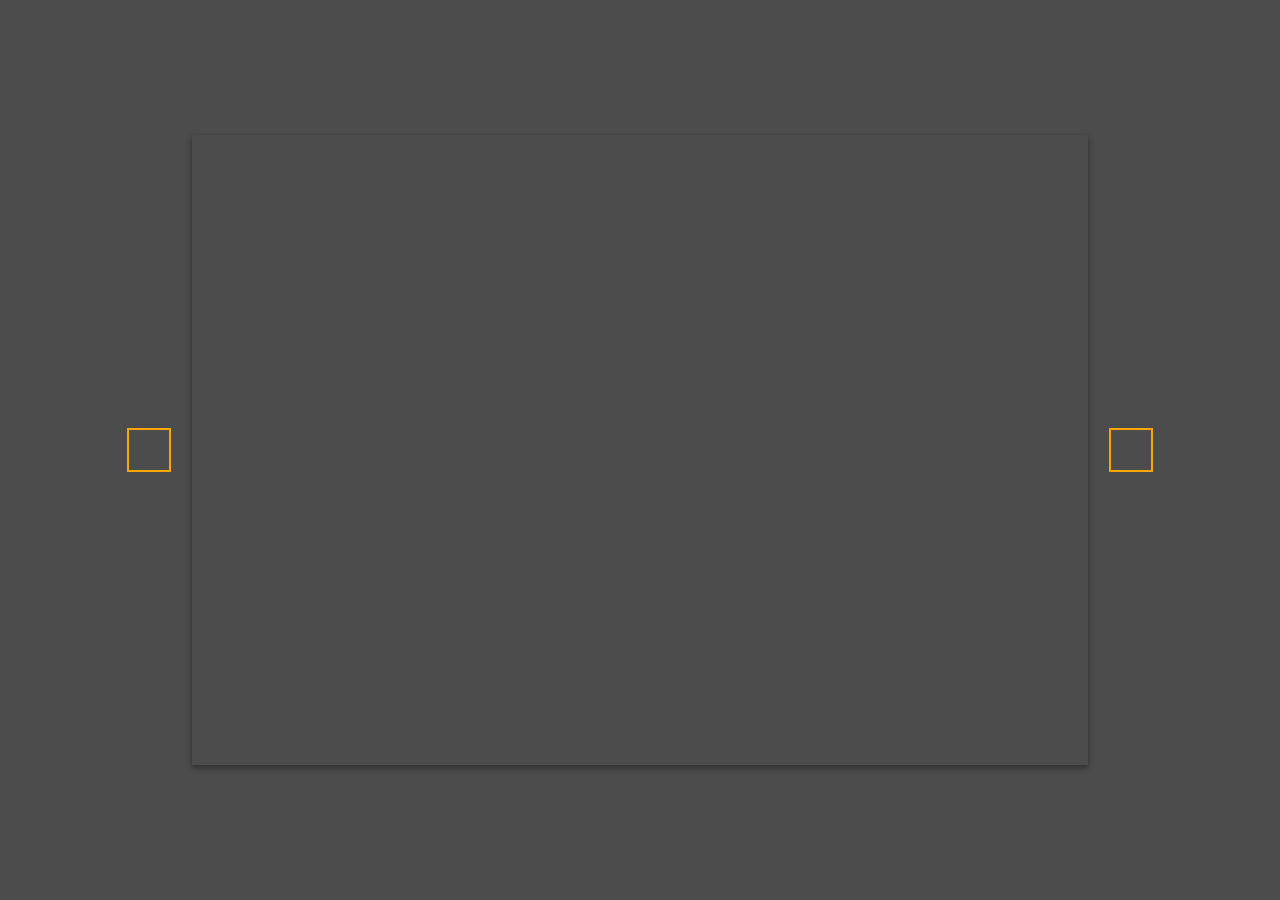
<file: background slider/index.html>
<!DOCTYPE html>
<html lang="en">
  <head>
    <meta charset="UTF-8" />
    <meta name="viewport" content="width=device-width, initial-scale=1.0" />
    <link rel="stylesheet" href="https://cdnjs.cloudflare.com/ajax/libs/font-awesome/5.14.0/css/all.min.css" integrity="sha512-1PKOgIY59xJ8Co8+NE6FZ+LOAZKjy+KY8iq0G4B3CyeY6wYHN3yt9PW0XpSriVlkMXe40PTKnXrLnZ9+fkDaog==" crossorigin="anonymous" />
    <link rel="stylesheet" href="style.css" />
    <title>Background Slider</title>
  </head>
  <body>
    <div class="slider-container">
      <div class="slide active" style="background-image: url('https://images.unsplash.com/photo-1549880338-65ddcdfd017b?ixlib=rb-1.2.1&ixid=eyJhcHBfaWQiOjEyMDd9&auto=format&fit=crop&w=2100&q=80')"></div>
      <div class="slide" style="background-image: url('https://images.unsplash.com/photo-1511593358241-7eea1f3c84e5?ixlib=rb-1.2.1&ixid=eyJhcHBfaWQiOjEyMDd9&auto=format&fit=crop&w=1934&q=80')"></div>

      <div class="slide" style="background-image: url('https://images.unsplash.com/photo-1495467033336-2effd8753d51?ixlib=rb-1.2.1&ixid=eyJhcHBfaWQiOjEyMDd9&auto=format&fit=crop&w=2100&q=80')"></div>

      <div class="slide" style="background-image: url('https://images.unsplash.com/photo-1522735338363-cc7313be0ae0?ixlib=rb-1.2.1&ixid=eyJhcHBfaWQiOjEyMDd9&auto=format&fit=crop&w=2689&q=80')"></div>

      <div class="slide" style="background-image: url('https://images.unsplash.com/photo-1559087867-ce4c91325525?ixlib=rb-1.2.1&ixid=eyJhcHBfaWQiOjEyMDd9&auto=format&fit=crop&w=2100&q=80')"></div>

      <button class="arrow left-arrow" id="left">
        <i class="fas fa-arrow-left"></i>
      </button>

      <button class="arrow right-arrow" id="right">
        <i class="fas fa-arrow-right"></i>
      </button>
    </div>
    <script src="script.js"></script>
  </body>
</html>
</file>
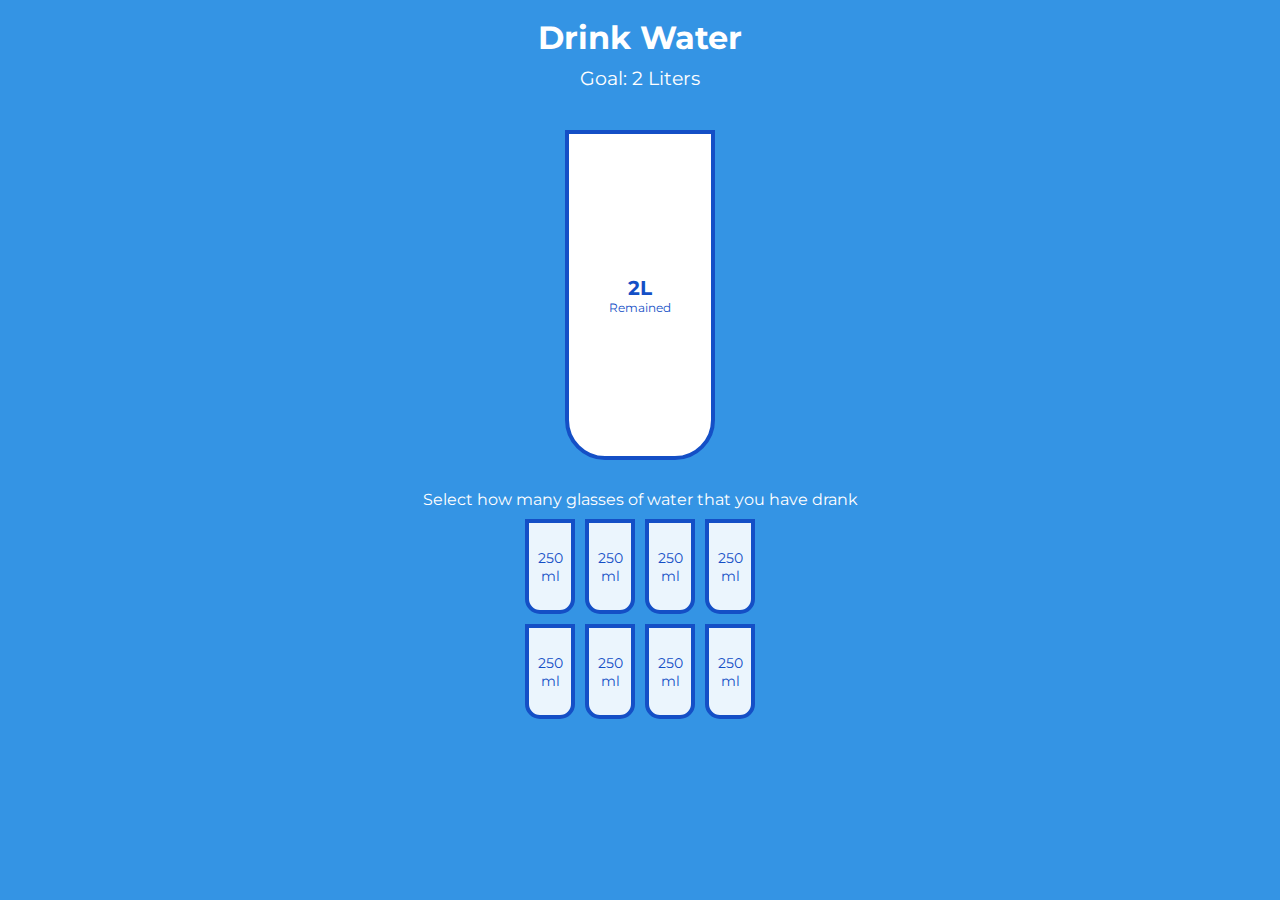
<file: drink water/index.html>
<!DOCTYPE html>
<html lang="en">
  <head>
    <meta charset="UTF-8" />
    <meta name="viewport" content="width=device-width, initial-scale=1.0" />
    <link rel="stylesheet" href="style.css" />
    <title>Drink Water</title>
  </head>
  <body>
    <h1>Drink Water</h1>
    <h3>Goal: 2 Liters</h3>

    <div class="cup">
      <div class="remained" id="remained">
        <span id="liters"></span>
        <small>Remained</small>
      </div>

      <div class="percentage" id="percentage"></div>
    </div>

    <p class="text">Select how many glasses of water that you have drank</p>

    <div class="cups">
      <div class="cup cup-small">250 ml</div>
      <div class="cup cup-small">250 ml</div>
      <div class="cup cup-small">250 ml</div>
      <div class="cup cup-small">250 ml</div>
      <div class="cup cup-small">250 ml</div>
      <div class="cup cup-small">250 ml</div>
      <div class="cup cup-small">250 ml</div>
      <div class="cup cup-small">250 ml</div>
    </div>

    <script src="script.js"></script>
  </body>
</html>
</file>
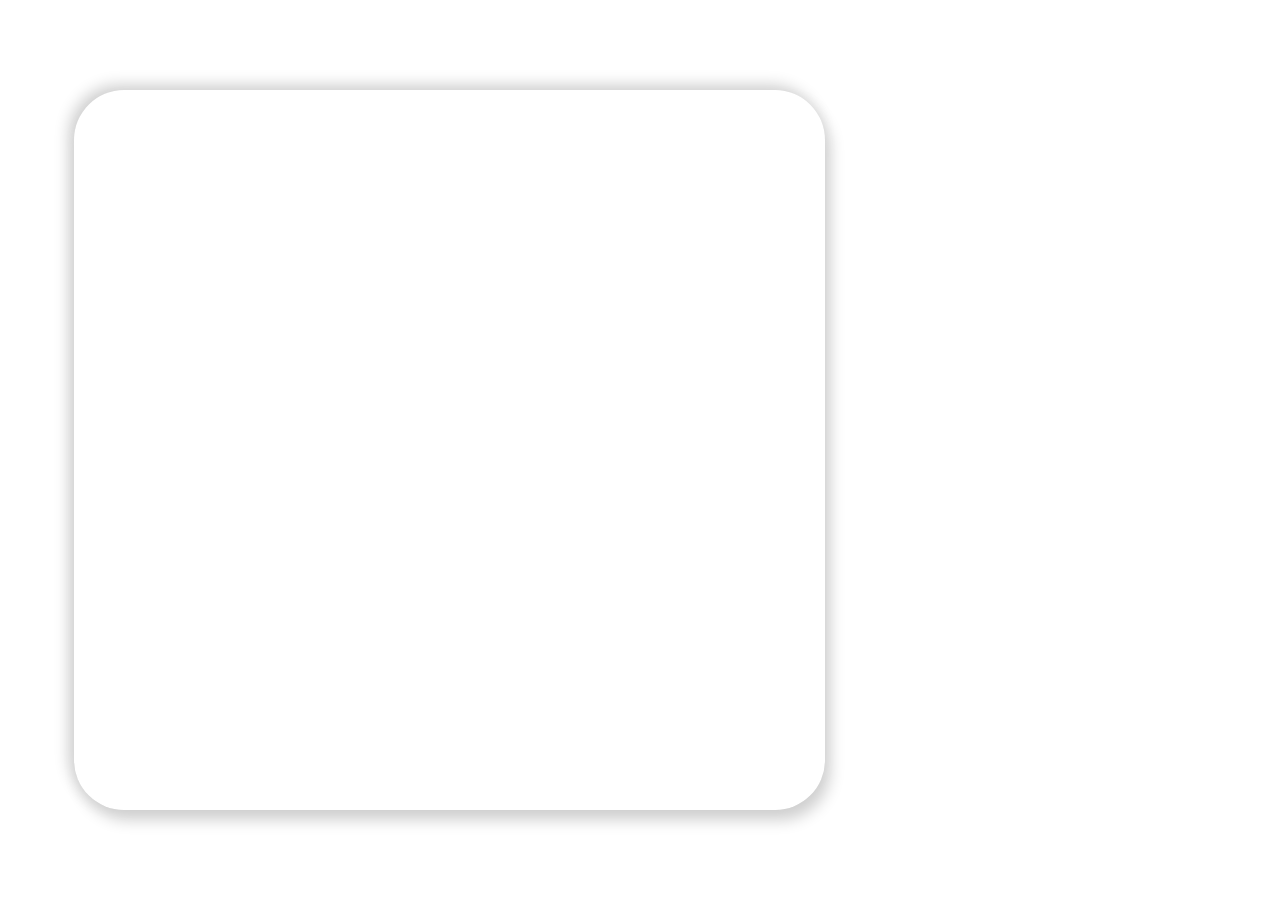
<file: expanding cards/index.html>
<!DOCTYPE html>
<html lang="en">
  <head>
    <meta charset="UTF-8" />
    <meta http-equiv="X-UA-Compatible" content="IE=edge" />
    <meta name="viewport" content="width=device-width, initial-scale=1.0" />
    <link rel="stylesheet" href="style.css" />
    <!-- <link
      rel="stylesheet"
      href="https://cdnjs.cloudflare.com/ajax/libs/font-awesome/6.1.1/css/all.min.css"
      integrity="sha512-KfkfwYDsLkIlwQp6LFnl8zNdLGxu9YAA1QvwINks4PhcElQSvqcyVLLD9aMhXd13uQjoXtEKNosOWaZqXgel0g=="
      crossorigin="anonymous"
      referrerpolicy="no-referrer"
    /> -->
    <title>My Project</title>
  </head>
  <body>
    <div class="container">
      <div class="panel active" style="background-image: url('https://images.unsplash.com/photo-1558979158-65a1eaa08691?ixlib=rb-1.2.1&ixid=eyJhcHBfaWQiOjEyMDd9&auto=format&fit=crop&w=1350&q=80')">
        <h3>Explore the World</h3>
      </div>
      <div class="panel" style="background-image: url('https://images.unsplash.com/photo-1572276596237-5db2c3e16c5d?ixlib=rb-1.2.1&ixid=eyJhcHBfaWQiOjEyMDd9&auto=format&fit=crop&w=1350&q=80')">
        <h3>Wild Forest</h3>
      </div>
      <div class="panel" style="background-image: url('https://images.unsplash.com/photo-1507525428034-b723cf961d3e?ixlib=rb-1.2.1&ixid=eyJhcHBfaWQiOjEyMDd9&auto=format&fit=crop&w=1353&q=80')">
        <h3>Sunny Beach</h3>
      </div>
      <div class="panel" style="background-image: url('https://images.unsplash.com/photo-1551009175-8a68da93d5f9?ixlib=rb-1.2.1&ixid=eyJhcHBfaWQiOjEyMDd9&auto=format&fit=crop&w=1351&q=80')">
        <h3>City on Winter</h3>
      </div>
      <div class="panel" style="background-image: url('https://images.unsplash.com/photo-1549880338-65ddcdfd017b?ixlib=rb-1.2.1&ixid=eyJhcHBfaWQiOjEyMDd9&auto=format&fit=crop&w=1350&q=80')">
        <h3>Mountains - Clouds</h3>
      </div>
    </div>
    <script src="script.js"></script>
  </body>
</html>
</file>
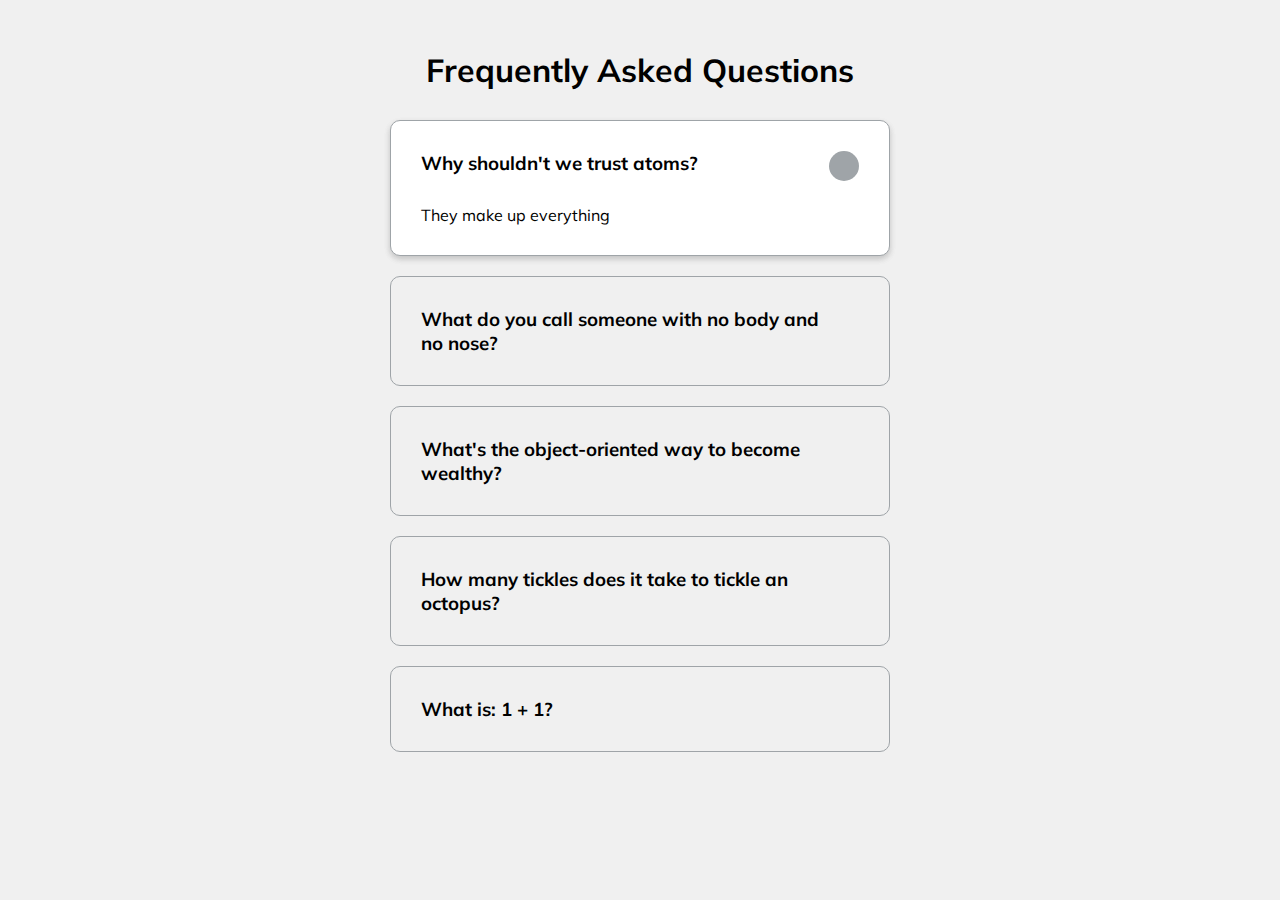
<file: faq collapse/index.html>
<!DOCTYPE html>
<html lang="en">
  <head>
    <meta charset="UTF-8" />
    <meta http-equiv="X-UA-Compatible" content="IE=edge" />
    <meta name="viewport" content="width=device-width, initial-scale=1.0" />
    <link rel="stylesheet" href="style.css" />
    <link
      rel="stylesheet"
      href="https://cdnjs.cloudflare.com/ajax/libs/font-awesome/6.1.1/css/all.min.css"
      integrity="sha512-KfkfwYDsLkIlwQp6LFnl8zNdLGxu9YAA1QvwINks4PhcElQSvqcyVLLD9aMhXd13uQjoXtEKNosOWaZqXgel0g=="
      crossorigin="anonymous"
      referrerpolicy="no-referrer"
    />
    <title>My Project</title>
  </head>
  <body>
    <h1>Frequently Asked Questions</h1>
    <div class="faq-container">
      <div class="faq active">
        <h3 class="faq-title">Why shouldn't we trust atoms?</h3>

        <p class="faq-text">They make up everything</p>

        <button class="faq-toggle">
          <i class="fas fa-chevron-down"></i>
          <i class="fas fa-times"></i>
        </button>
      </div>

      <div class="faq">
        <h3 class="faq-title">What do you call someone with no body and no nose?</h3>
        <p class="faq-text">Nobody knows.</p>
        <button class="faq-toggle">
          <i class="fas fa-chevron-down"></i>
          <i class="fas fa-times"></i>
        </button>
      </div>

      <div class="faq">
        <h3 class="faq-title">What's the object-oriented way to become wealthy?</h3>
        <p class="faq-text">Inheritance.</p>
        <button class="faq-toggle">
          <i class="fas fa-chevron-down"></i>
          <i class="fas fa-times"></i>
        </button>
      </div>

      <div class="faq">
        <h3 class="faq-title">How many tickles does it take to tickle an octopus?</h3>
        <p class="faq-text">Ten-tickles!</p>
        <button class="faq-toggle">
          <i class="fas fa-chevron-down"></i>
          <i class="fas fa-times"></i>
        </button>
      </div>

      <div class="faq">
        <h3 class="faq-title">What is: 1 + 1?</h3>
        <p class="faq-text">Depends on who are you asking.</p>
        <button class="faq-toggle">
          <i class="fas fa-chevron-down"></i>
          <i class="fas fa-times"></i>
        </button>
      </div>
    </div>
    <script src="script.js"></script>
  </body>
</html>
</file>
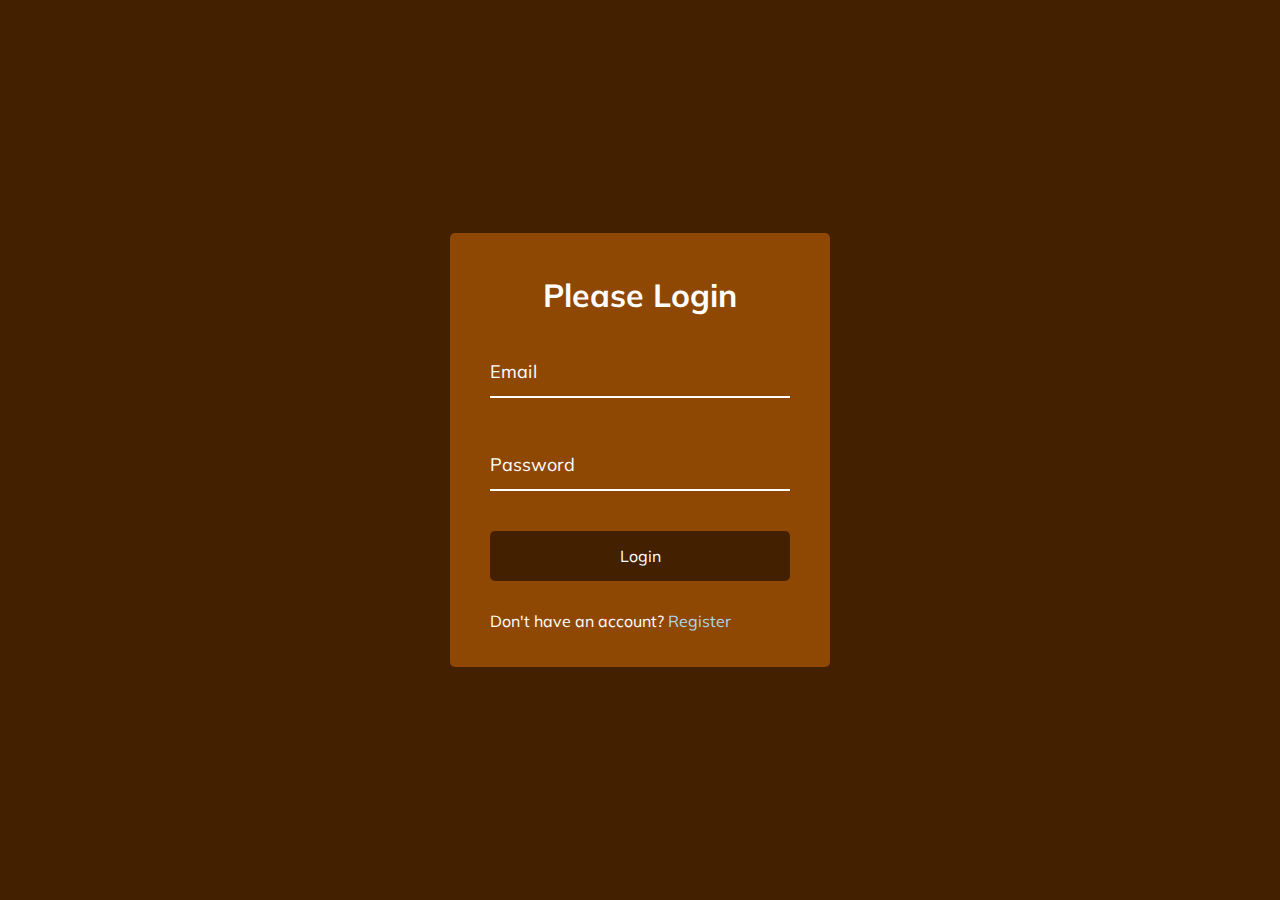
<file: form wave/index.html>
<!DOCTYPE html>
<html lang="en">
  <head>
    <meta charset="UTF-8" />
    <meta http-equiv="X-UA-Compatible" content="IE=edge" />
    <meta name="viewport" content="width=device-width, initial-scale=1.0" />
    <link rel="stylesheet" href="style.css" />
    <!-- <link
      rel="stylesheet"
      href="https://cdnjs.cloudflare.com/ajax/libs/font-awesome/6.1.1/css/all.min.css"
      integrity="sha512-KfkfwYDsLkIlwQp6LFnl8zNdLGxu9YAA1QvwINks4PhcElQSvqcyVLLD9aMhXd13uQjoXtEKNosOWaZqXgel0g=="
      crossorigin="anonymous"
      referrerpolicy="no-referrer"
    /> -->
    <title>Form Input Wave</title>
  </head>
  <body>
    <div class="container">
      <h1>Please Login</h1>
      <form>
        <div class="form-control">
          <input type="text" required />
          <label>Email</label>
        </div>
        <div class="form-control">
          <input type="password" required />
          <label>Password</label>
        </div>

        <button class="btn">Login</button>

        <p class="text">Don't have an account? <a href="#">Register</a></p>
      </form>
    </div>
    <script src="script.js"></script>
  </body>
</html>
</file>
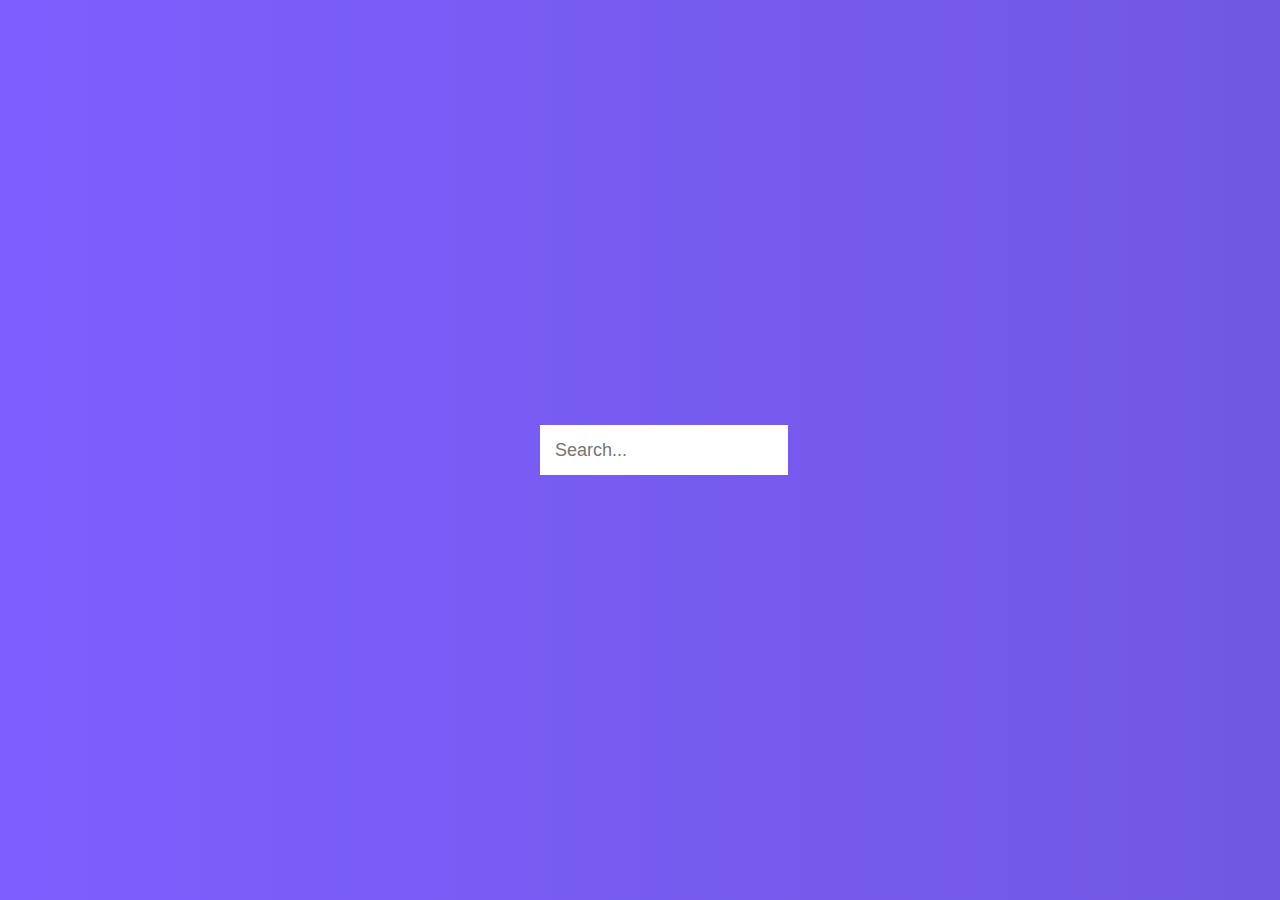
<file: hidden search widget/index.html>
<!DOCTYPE html>
<html lang="en">
  <head>
    <meta charset="UTF-8" />
    <meta http-equiv="X-UA-Compatible" content="IE=edge" />
    <meta name="viewport" content="width=device-width, initial-scale=1.0" />
    <link rel="stylesheet" href="style.css" />
    <link
      rel="stylesheet"
      href="https://cdnjs.cloudflare.com/ajax/libs/font-awesome/6.1.1/css/all.min.css"
      integrity="sha512-KfkfwYDsLkIlwQp6LFnl8zNdLGxu9YAA1QvwINks4PhcElQSvqcyVLLD9aMhXd13uQjoXtEKNosOWaZqXgel0g=="
      crossorigin="anonymous"
      referrerpolicy="no-referrer"
    />
    <title>Hidden Search</title>
  </head>
  <body>
    <div class="search active">
      <input type="text" class="input" placeholder="Search..." />
      <button class="btn">
        <i class="fas fa-search"></i>
      </button>
    </div>
    <script src="script.js"></script>
  </body>
</html>
</file>
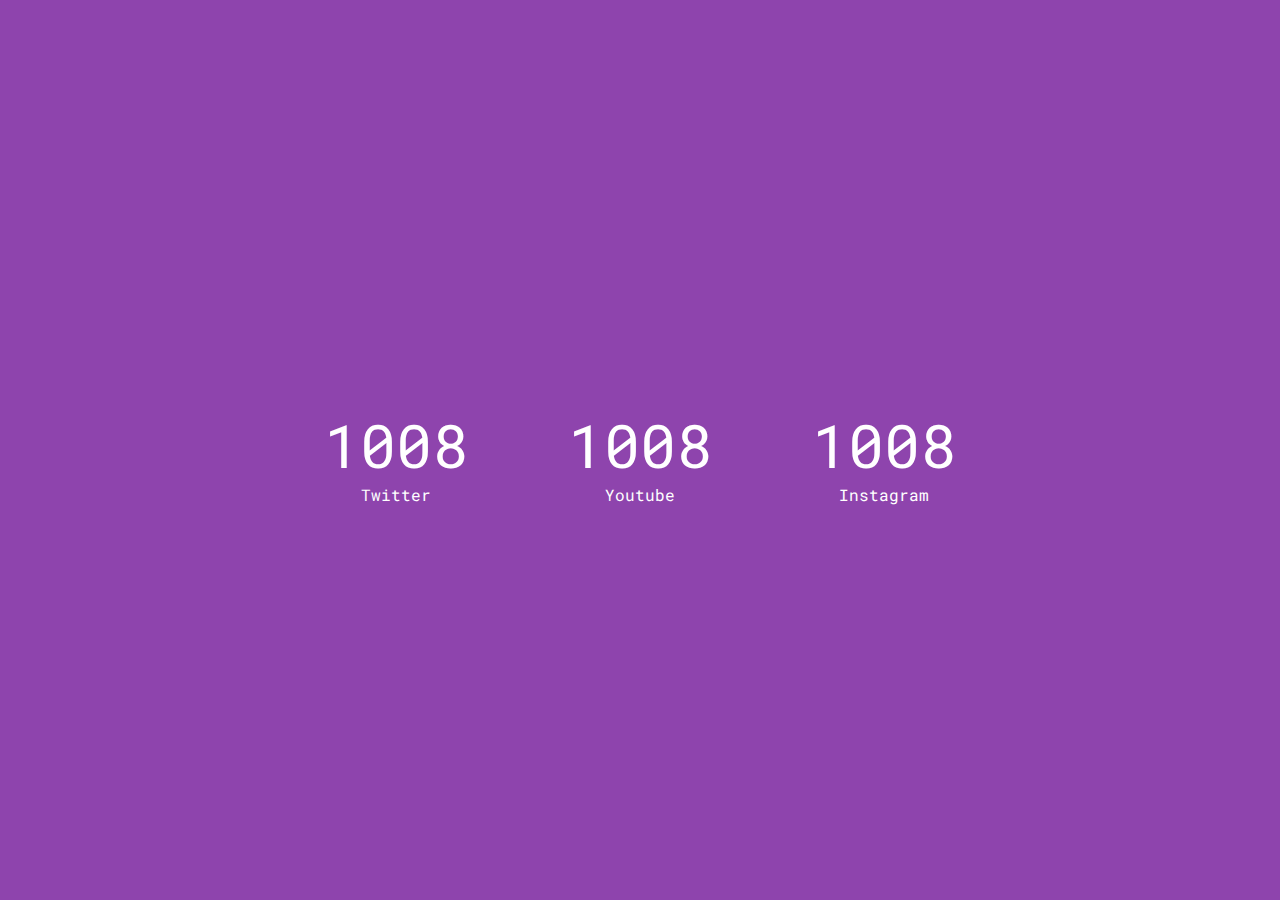
<file: incrementing counter/index.html>
<!DOCTYPE html>
<html lang="en">
  <head>
    <meta charset="UTF-8" />
    <meta http-equiv="X-UA-Compatible" content="IE=edge" />
    <meta name="viewport" content="width=device-width, initial-scale=1.0" />
    <link rel="stylesheet" href="style.css" />
    <link
      rel="stylesheet"
      href="https://cdnjs.cloudflare.com/ajax/libs/font-awesome/6.1.1/css/all.min.css"
      integrity="sha512-KfkfwYDsLkIlwQp6LFnl8zNdLGxu9YAA1QvwINks4PhcElQSvqcyVLLD9aMhXd13uQjoXtEKNosOWaZqXgel0g=="
      crossorigin="anonymous"
      referrerpolicy="no-referrer"
    />
    <title>Incremeting counter</title>
  </head>
  <body>
    <div class="counter-container">
      <i class="fab fa-twitter fa-3x"></i>
      <div class="counter" data-target="1200"></div>
      <span>Twitter</span>
    </div>
    <div class="counter-container">
      <i class="fab fa-youtube fa-3x"></i>
      <div class="counter" data-target="1200"></div>
      <span>Youtube</span>
    </div>
    <div class="counter-container">
      <i class="fab fa-instagram fa-3x"></i>
      <div class="counter" data-target="1200"></div>
      <span>Instagram</span>
    </div>
    <script src="script.js"></script>
  </body>
</html>
</file>
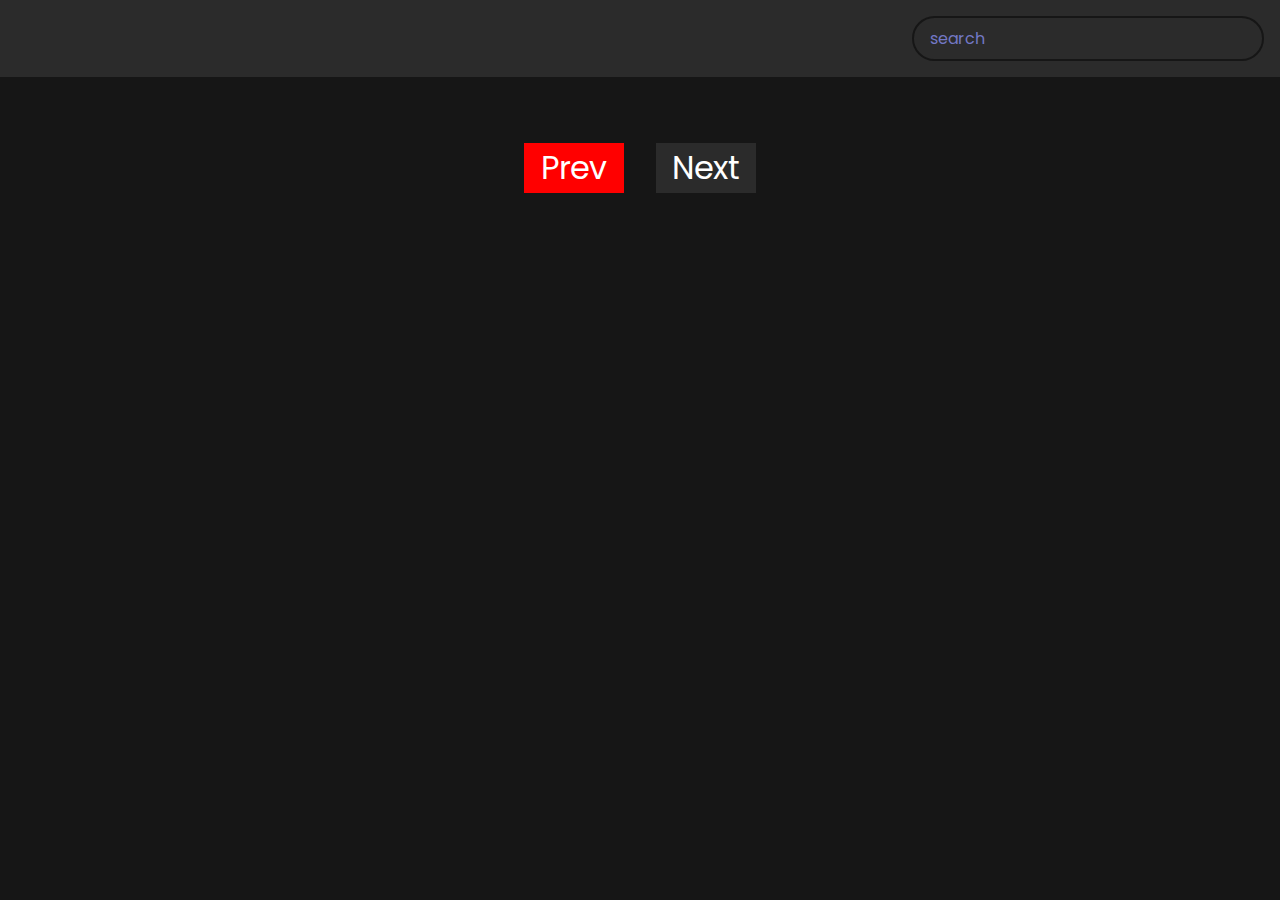
<file: movie app/index.html>
<!DOCTYPE html>
<html lang="en">
  <head>
    <meta charset="UTF-8" />
    <meta http-equiv="X-UA-Compatible" content="IE=edge" />
    <meta name="viewport" content="width=device-width, initial-scale=1.0" />
    <link rel="stylesheet" href="style.css" />
    <!-- <link
      rel="stylesheet"
      href="https://cdnjs.cloudflare.com/ajax/libs/font-awesome/6.1.1/css/all.min.css"
      integrity="sha512-KfkfwYDsLkIlwQp6LFnl8zNdLGxu9YAA1QvwINks4PhcElQSvqcyVLLD9aMhXd13uQjoXtEKNosOWaZqXgel0g=="
      crossorigin="anonymous"
      referrerpolicy="no-referrer"
    /> -->
    <title>Movie App</title>
  </head>
  <body>
    <header>
      <form id="form">
        <input type="text" id="search" class="search" placeholder="search" />
      </form>
    </header>

    <main id="main"></main>
    <div class="page">
      <button id="prev" class="btn" disabled>Prev</button>
      <button id="next" class="btn">Next</button>
    </div>
    <script src="script.js"></script>
  </body>
</html>
</file>
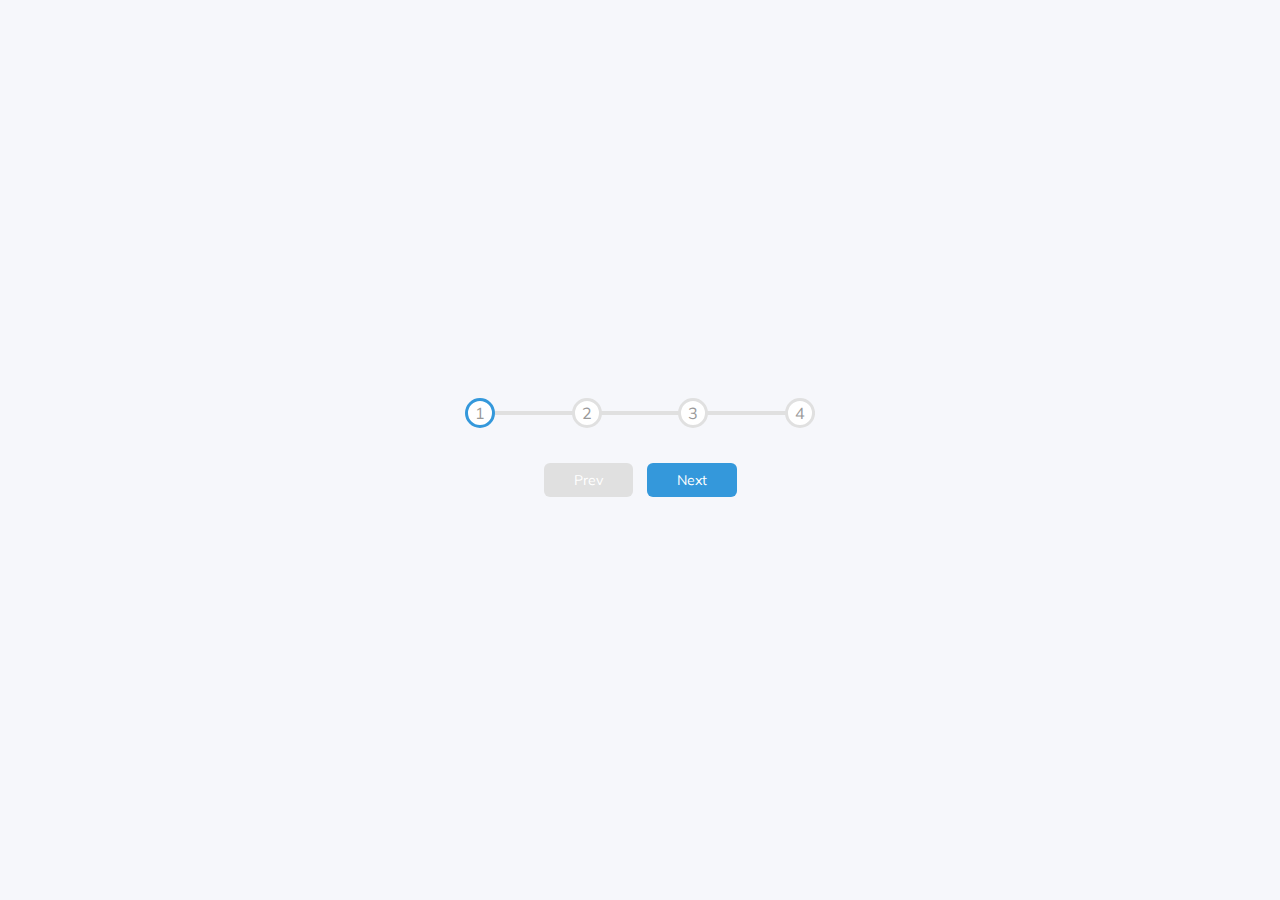
<file: progress steps/index.html>
<!DOCTYPE html>
<html lang="en">
  <head>
    <meta charset="UTF-8" />
    <meta http-equiv="X-UA-Compatible" content="IE=edge" />
    <meta name="viewport" content="width=device-width, initial-scale=1.0" />
    <link rel="stylesheet" href="style.css" />
    <!-- <link
      rel="stylesheet"
      href="https://cdnjs.cloudflare.com/ajax/libs/font-awesome/6.1.1/css/all.min.css"
      integrity="sha512-KfkfwYDsLkIlwQp6LFnl8zNdLGxu9YAA1QvwINks4PhcElQSvqcyVLLD9aMhXd13uQjoXtEKNosOWaZqXgel0g=="
      crossorigin="anonymous"
      referrerpolicy="no-referrer"
    /> -->
    <title>Progress Steps</title>
  </head>
  <body>
    <div class="container">
      <div class="progress-container">
        <div class="progress" id="progress"></div>
        <div class="circle active">1</div>
        <div class="circle">2</div>
        <div class="circle">3</div>
        <div class="circle">4</div>
      </div>
      <button class="btn" id="prev" disabled>Prev</button>
      <button class="btn" id="next">Next</button>
    </div>

    <script src="script.js"></script>
  </body>
</html>
</file>
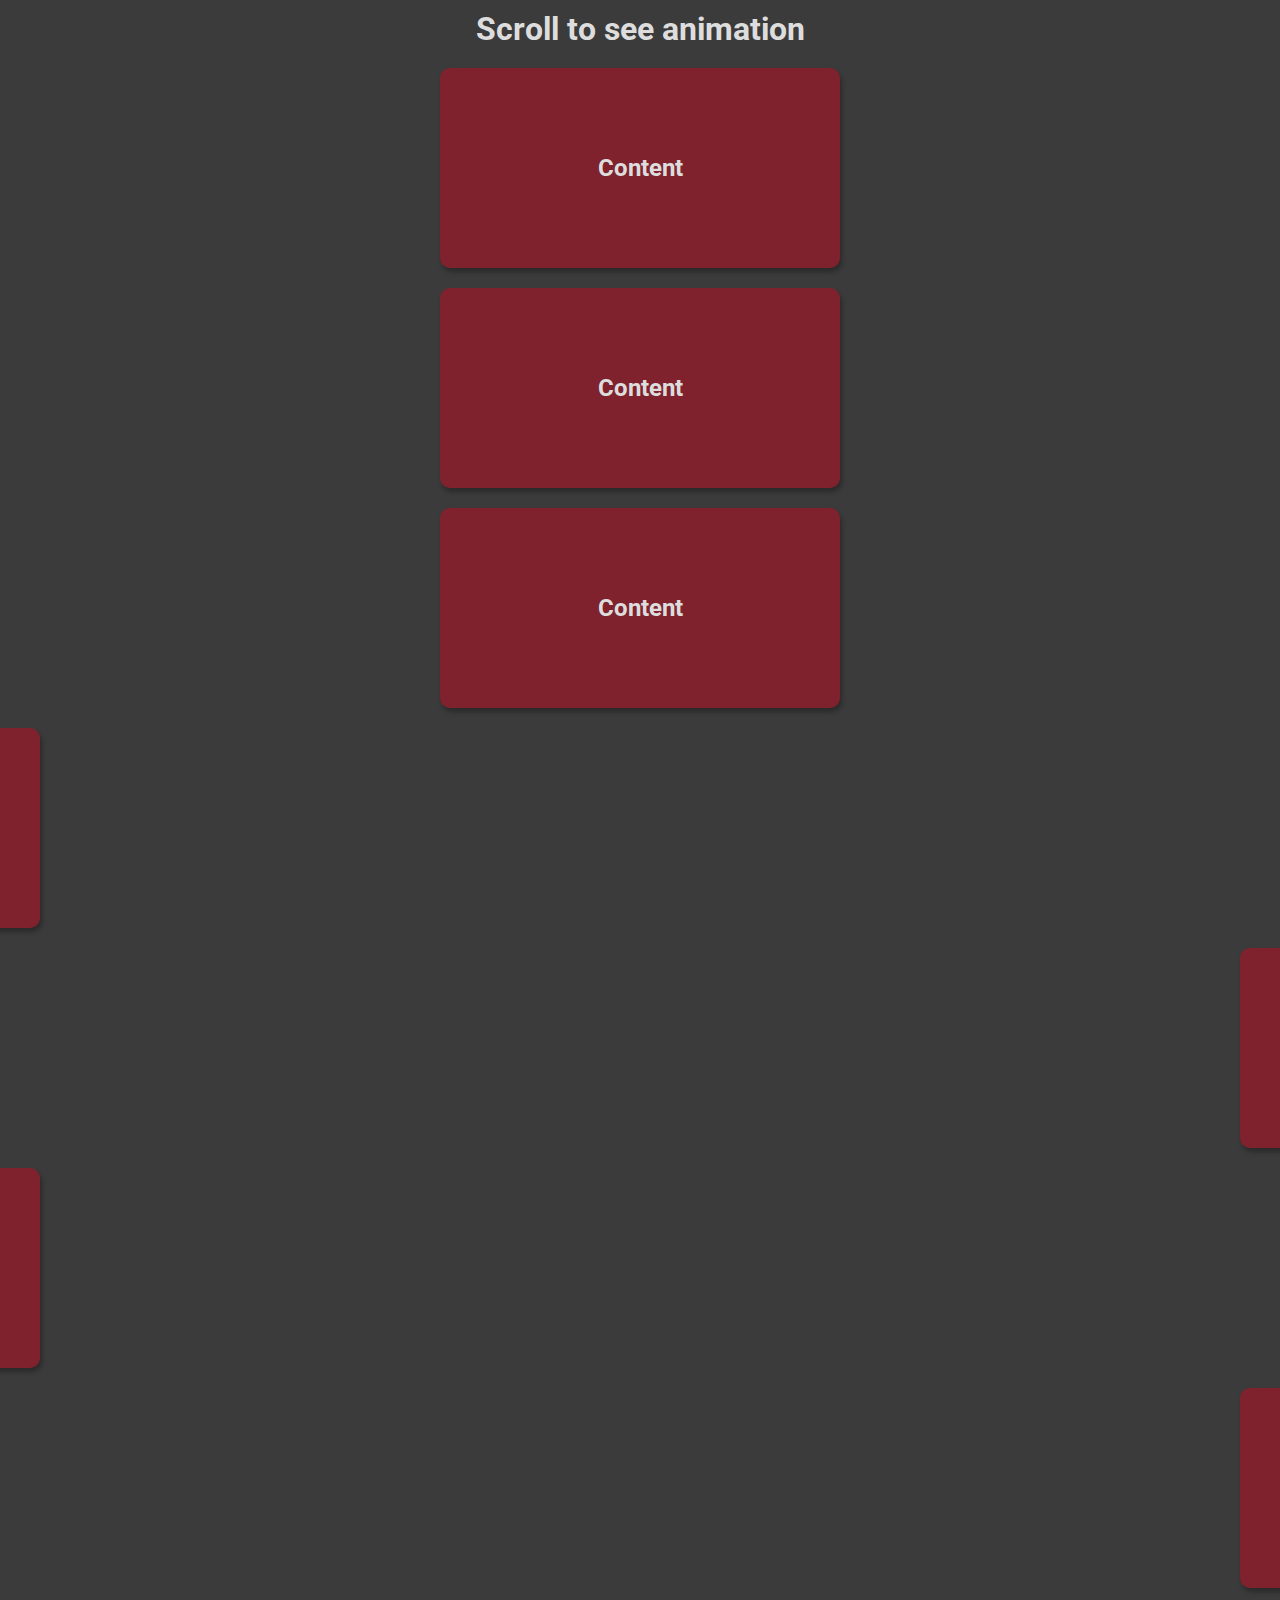
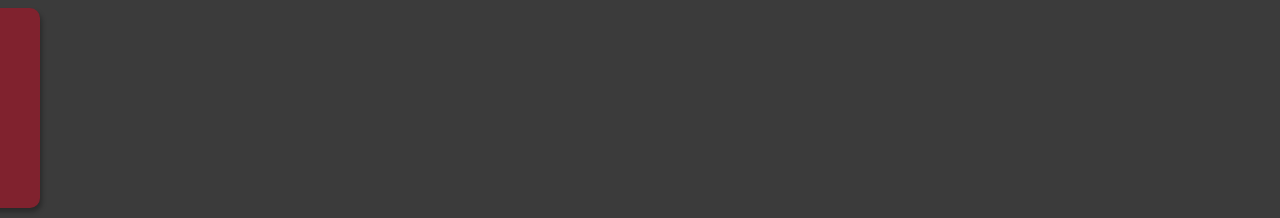
<file: scroll animation/index.html>
<!DOCTYPE html>
<html lang="en">
  <head>
    <meta charset="UTF-8" />
    <meta http-equiv="X-UA-Compatible" content="IE=edge" />
    <meta name="viewport" content="width=device-width, initial-scale=1.0" />
    <link rel="stylesheet" href="style.css" />
    <!-- <link
      rel="stylesheet"
      href="https://cdnjs.cloudflare.com/ajax/libs/font-awesome/6.1.1/css/all.min.css"
      integrity="sha512-KfkfwYDsLkIlwQp6LFnl8zNdLGxu9YAA1QvwINks4PhcElQSvqcyVLLD9aMhXd13uQjoXtEKNosOWaZqXgel0g=="
      crossorigin="anonymous"
      referrerpolicy="no-referrer"
    /> -->
    <title>Scroll Animation</title>
  </head>
  <body>
    <h1>Scroll to see animation</h1>

    <div class="box"><h2>Content</h2></div>
    <div class="box"><h2>Content</h2></div>
    <div class="box"><h2>Content</h2></div>
    <div class="box"><h2>Content</h2></div>
    <div class="box"><h2>Content</h2></div>
    <div class="box"><h2>Content</h2></div>
    <div class="box"><h2>Content</h2></div>
    <div class="box"><h2>Content</h2></div>
    <script src="script.js"></script>
  </body>
</html>
</file>
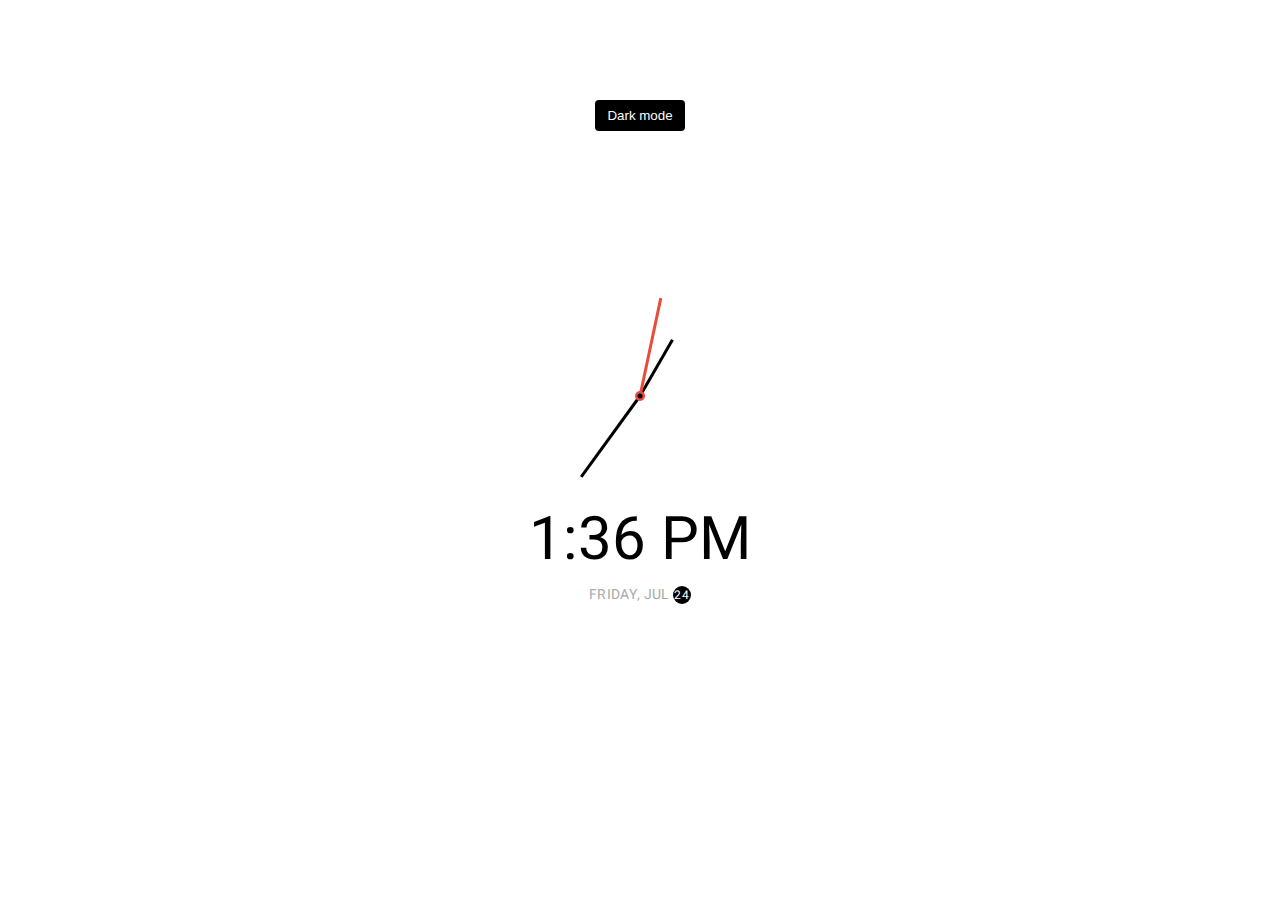
<file: theme clock/index.html>
<!DOCTYPE html>
<html lang="en">
  <head>
    <meta charset="UTF-8" />
    <meta http-equiv="X-UA-Compatible" content="IE=edge" />
    <meta name="viewport" content="width=device-width, initial-scale=1.0" />
    <link rel="stylesheet" href="style.css" />
    <!-- <link
      rel="stylesheet"
      href="https://cdnjs.cloudflare.com/ajax/libs/font-awesome/6.1.1/css/all.min.css"
      integrity="sha512-KfkfwYDsLkIlwQp6LFnl8zNdLGxu9YAA1QvwINks4PhcElQSvqcyVLLD9aMhXd13uQjoXtEKNosOWaZqXgel0g=="
      crossorigin="anonymous"
      referrerpolicy="no-referrer"
    /> -->
    <title>Theme clock</title>
  </head>
  <body>
    <button class="toggle">Dark mode</button>

    <div class="clock-container">
      <div class="clock">
        <div class="needle hour"></div>
        <div class="needle minute"></div>
        <div class="needle second"></div>
        <div class="center-point"></div>
      </div>
      <div class="time">12:00</div>
      <div class="date">Monday, Nov <span class="circle">2</span></div>
    </div>

    <script src="script.js"></script>
  </body>
</html>
</file>
<file: background slider/style.css>
@import url("https://fonts.googleapis.com/css2?family=Roboto:wght@400;700&display=swap");

* {
  box-sizing: border-box;
}

body {
  font-family: "Roboto", sans-serif;
  display: flex;
  flex-direction: column;
  align-items: center;
  justify-content: center;
  height: 100vh;
  overflow: hidden;
  margin: 0;
  background-position: center center;
  background-size: cover;
  transition: 0.4s;
}

body::before {
  content: "";
  position: absolute;
  top: 0;
  left: 0;
  width: 100%;
  height: 100vh;
  background-color: rgba(0, 0, 0, 0.7);
  z-index: -1;
}

.slider-container {
  box-shadow: 0 3px 6px rgba(0, 0, 0, 0.16), 0 3px 6px rgba(0, 0, 0, 0.23);
  height: 70vh;
  width: 70vw;
  position: relative;
  overflow: hidden;
}

.slide {
  opacity: 0;
  height: 100vh;
  width: 100vw;
  background-position: center center;
  background-size: cover;
  position: absolute;
  top: -15vh;
  left: -15vw;
  transition: 0.4s ease;
  z-index: 1;
}

.slide.active {
  opacity: 1;
}

.arrow {
  position: fixed;
  background-color: transparent;
  color: #fff;
  padding: 20px;
  font-size: 30px;
  border: 2px solid orange;
  top: 50%;
  transform: translateY(-50%);
  cursor: pointer;
}

.arrow:focus {
  outline: 0;
}

.left-arrow {
  left: calc(15vw - 65px);
}

.right-arrow {
  right: calc(15vw - 65px);
}
</file>
<file: drink water/style.css>
@import url("https://fonts.googleapis.com/css?family=Montserrat:400,600&display=swap");

:root {
  --border-color: #144fc6;
  --fill-color: #6ab3f8;
}

* {
  box-sizing: border-box;
}

body {
  background-color: #3494e4;
  color: #fff;
  font-family: "Montserrat", sans-serif;
  display: flex;
  flex-direction: column;
  align-items: center;
  margin-bottom: 40px;
}

h1 {
  margin: 10px 0 0;
}

h3 {
  font-weight: 400;
  margin: 10px 0;
}

.cup {
  background-color: #fff;
  border: 4px solid var(--border-color);
  color: var(--border-color);
  border-radius: 0 0 40px 40px;
  height: 330px;
  width: 150px;
  margin: 30px 0;
  display: flex;
  flex-direction: column;
  overflow: hidden;
}

.cup.cup-small {
  height: 95px;
  width: 50px;
  border-radius: 0 0 15px 15px;
  background-color: rgba(255, 255, 255, 0.9);
  cursor: pointer;
  font-size: 14px;
  align-items: center;
  justify-content: center;
  text-align: center;
  margin: 5px;
  transition: 0.3s ease;
}

.cup.cup-small.full {
  background-color: var(--fill-color);
  color: #fff;
}

.cups {
  display: flex;
  flex-wrap: wrap;
  align-items: center;
  justify-content: center;
  width: 280px;
}

.remained {
  display: flex;
  flex-direction: column;
  align-items: center;
  justify-content: center;
  text-align: center;
  flex: 1;
  transition: 0.3s ease;
}

.remained span {
  font-size: 20px;
  font-weight: bold;
}

.remained small {
  font-size: 12px;
}

.percentage {
  background-color: var(--fill-color);
  display: flex;
  align-items: center;
  justify-content: center;
  font-weight: bold;
  font-size: 30px;
  height: 0;
  transition: 0.3s ease;
}

.text {
  text-align: center;
  margin: 0 0 5px;
}
</file>
<file: expanding cards/style.css>
@import url("https://fonts.googleapis.com/css2?family=Muli:wght@400;700&display=swap");

* {
  box-sizing: border-box;
}

body {
  font-family: "Muli", sans-serif;
  display: flex;
  align-items: center;
  justify-content: center;
  height: 100vh;
  overflow: hidden;
  margin: 0;
}

.container {
  display: flex;
  width: 90vw;
}

.panel {
  background-size: auto 100%;
  background-position: center;
  background-repeat: no-repeat;
  height: 80vh;
  border-radius: 50px;
  color: #fff;
  cursor: pointer;
  flex: 0.5;
  margin: 10px;
  position: relative;
  transition: flex 0.7s ease-in-out;
}

.panel h3 {
  font-size: 24px;
  position: absolute;
  bottom: 20px;
  left: 20px;
  margin: 0;
  opacity: 0;
}

.panel.active {
  flex: 5;
  box-shadow: 5px 10px 15px #cfcfcf, -5px -5px 15px #cfcfcf;
}

.panel.active h3 {
  opacity: 1;
  transition: opacity 0.3s ease-in 0.4s;
}

@media (max-width: 480px) {
  .container {
    width: 100vw;
  }
  .panel:nth-of-type(4),
  .panel:nth-of-type(5) {
    display: none;
  }
}
</file>
<file: faq collapse/style.css>
@import url("https://fonts.googleapis.com/css2?family=Muli&display=swap");

* {
  box-sizing: border-box;
}

body {
  font-family: "Muli", sans-serif;
  background-color: #f0f0f0;
}

h1 {
  margin: 50px 0 30px;
  text-align: center;
}

.faq-container {
  max-width: 500px;
  margin: 0 auto;
}

.faq {
  background-color: transparent;
  border: 1px solid #9fa4a8;
  border-radius: 10px;
  margin: 20px 0;
  padding: 30px;
  position: relative;
  overflow: hidden;
  transition: 0.5s ease;
}

.faq.active {
  background-color: #fff;
  box-shadow: 0 3px 6px rgba(0, 0, 0, 0.1), 0 3px 6px rgba(0, 0, 0, 0.1);
}

.faq.active::before,
.faq.active::after {
  content: "\f075";
  font-family: "Font Awesome 5 Free";
  color: #2ecc71;
  font-size: 7rem;
  position: absolute;
  opacity: 0.2;
  top: 20px;
  left: 20px;
  z-index: 0;
}

.faq.active::before {
  color: #3498db;
  top: -10px;
  left: -30px;
  transform: rotateY(180deg);
}

.faq-title {
  margin: 0 35px 0 0;
}

.faq-text {
  display: none;
  margin: 30px 0 0;
}

.faq.active .faq-text {
  display: block;
}

.faq-toggle {
  background-color: transparent;
  border: 0;
  border-radius: 50%;
  cursor: pointer;
  display: flex;
  align-items: center;
  justify-content: center;
  font-size: 16px;
  padding: 0;
  position: absolute;
  top: 30px;
  right: 30px;
  height: 30px;
  width: 30px;
}

.faq-toggle:focus {
  outline: 0;
}

.faq-toggle .fa-times {
  display: none;
}

.faq.active .faq-toggle .fa-times {
  color: #fff;
  display: block;
}

.faq.active .faq-toggle .fa-chevron-down {
  display: none;
}

.faq.active .faq-toggle {
  background-color: #9fa4a8;
}
</file>
<file: form wave/style.css>
@import url("https://fonts.googleapis.com/css2?family=Muli&display=swap");

* {
  box-sizing: border-box;
}

body {
  background-color: #422000;
  color: #fff;
  font-family: "Muli", sans-serif;
  display: flex;
  flex-direction: column;
  align-items: center;
  justify-content: center;
  height: 100vh;
  overflow: hidden;
  margin: 0;
}

.container {
  background-color: #8f4704;
  padding: 20px 40px;
  border-radius: 5px;
}

.container h1 {
  text-align: center;
  margin-bottom: 30px;
}

.container a {
  text-decoration: none;
  color: lightblue;
}

.btn {
  cursor: pointer;
  display: inline-block;
  width: 100%;
  background: #422000;
  padding: 15px;
  font-family: inherit;
  font-size: 16px;
  border: 0;
  border-radius: 5px;
  color: white;
}

.btn:focus {
  outline: 0;
}

.btn:active {
  transform: scale(0.98);
}

.text {
  margin-top: 30px;
}

.form-control {
  position: relative;
  margin: 20px 0 40px;
  width: 300px;
}

.form-control input {
  background-color: transparent;
  border: 0;
  border-bottom: 2px #fff solid;
  display: block;
  width: 100%;
  padding: 15px 0;
  font-size: 18px;
  color: #fff;
}

.form-control input:focus,
.form-control input:valid {
  outline: 0;
}

.form-control label {
  position: absolute;
  top: 15px;
  left: 0;
}

.form-control label span {
  display: inline-block;
  font-size: 18px;
  min-width: 5px;
  transition: 0.3s cubic-bezier(0.68, -0.55, 0.265, 1.55);
}

.form-control input:focus + label span,
.form-control input:valid + label span {
  color: lightblue;
  transform: translateY(-30px);
}
</file>
<file: hidden search widget/style.css>
@import url("https://fonts.googleapis.com/css2?family=Roboto:wght@400;700&display=swap");

* {
  box-sizing: border-box;
}

body {
  background-image: linear-gradient(90deg, #7d5fff, #7158e2);
  font-family: "Roboto", sans-serif;
  display: flex;
  align-items: center;
  justify-content: center;
  height: 100vh;
  overflow: hidden;
  margin: 0;
}

.search {
  position: relative;
  height: 50px;
}

.search .input {
  background-color: #fff;
  border: 0;
  font-size: 18px;
  padding: 15px;
  height: 50px;
  width: 50px;
  transform: width 0.3s ease;
}

.btn {
  background-color: #fff;
  border: 0;
  cursor: pointer;
  font-size: 24px;
  position: absolute;
  top: 0;
  left: 0;
  height: 50px;
  width: 50px;
  transition: transform 0.3s ease;
}

.btn:focus,
.input:focus {
  outline: none;
}

.search.active .input {
  width: 200px;
}

.search.active .btn {
  transform: translateX(198px);
}
</file>
<file: incrementing counter/style.css>
@import url("https://fonts.googleapis.com/css2?family=Roboto+Mono&display=swap");

* {
  box-sizing: border-box;
}

body {
  background-color: #8e44ad;
  color: #fff;
  font-family: "Roboto Mono", sans-serif;
  display: flex;
  flex-wrap: wrap;
  flex-direction: row;
  align-items: center;
  justify-content: center;
  height: 100vh;
  overflow: hidden;
  margin: 0;
}

.counter-container {
  display: flex;
  flex-direction: column;
  justify-content: center;
  margin: 30px 50px;
  text-align: center;
}

.counter {
  font-size: 60px;
  margin-top: 10px;
}
</file>
<file: movie app/style.css>
@import url("https://fonts.googleapis.com/css2?family=Poppins:wght@200;400&display=swap");

:root {
  --primary-color: #161616;
  --secondary-color: #2b2b2b;
}

* {
  box-sizing: border-box;
}

body {
  background-color: var(--primary-color);
  font-family: "Poppins", sans-serif;
  margin: 0;
}

header {
  padding: 1rem;
  display: flex;
  justify-content: flex-end;
  background-color: var(--secondary-color);
}

.search {
  background-color: transparent;
  border: 2px solid var(--primary-color);
  border-radius: 50px;
  font-family: inherit;
  font-size: 1rem;
  padding: 0.5rem 1rem;
  color: #fff;
}

.search::placeholder {
  color: #7378c5;
}

.search:focus {
  outline: none;
  background-color: var(--primary-color);
}

main {
  display: flex;
  flex-wrap: wrap;
}

.movie {
  width: 300px;
  margin: 1rem;
  background-color: var(--secondary-color);
  box-shadow: 0 4px 5px rgba(0, 0, 0, 0.2);
  position: relative;
  overflow: hidden;
  border-radius: 3px;
}

.movie img {
  width: 100%;
  display: block;
}

.movie-info {
  color: #eee;
  display: flex;
  justify-content: space-between;
  align-items: center;
  padding: 0.5rem 1rem 1rem;
  letter-spacing: 0.5px;
}

.movie-info span {
  background-color: var(--primary-color);
  padding: 0.25rem 0.5rem;
  border-radius: 3px;
  font-weight: bold;
}

.movie-info span.green {
  color: lightgreen;
}

.movie-info span.orange {
  color: orange;
}

.movie-info span.red {
  color: red;
}

.overview {
  background-color: #fff;
  padding: 2rem;
  position: absolute;
  left: 0;
  bottom: 0;
  right: 0;
  max-height: 100%;
  transform: translateY(101%);
  transition: transform 0.2s ease-in-out;
}

.movie:hover .overview {
  transform: translateY(0);
}

.movie:hover {
  transform: scale(0.98);
  box-shadow: 2px 2px 5px red, -2px -2px 5px red;
  transition: transform 0.1s ease-out;
  transition: box-shadow 0.5s ease;
}

.page {
  color: #eee;
  display: flex;
  justify-content: center;
  margin: 50px;
}

.page button {
  font-size: 2rem;
  font-family: inherit;
  width: 100px;
  border: none;
  color: #fff;
  background-color: var(--secondary-color);
  margin: 1rem;
  cursor: pointer;
}

.page .btn:disabled {
  background-color: red;
  cursor: not-allowed;
}
</file>
<file: progress steps/style.css>
@import url("https://fonts.googleapis.com/css?family=Muli&display=swap");

:root {
  --line-border-fill: #3498db;
  --line-border-empty: #e0e0e0;
}

* {
  box-sizing: border-box;
}

body {
  background-color: #f6f7fb;
  font-family: "Muli", sans-serif;
  display: flex;
  align-items: center;
  justify-content: center;
  height: 100vh;
  overflow: hidden;
  margin: 0;
}

.container {
  text-align: center;
}

.progress-container {
  display: flex;
  justify-content: space-between;
  position: relative;
  margin-bottom: 30px;
  max-width: 100%;
  width: 350px;
}

.progress-container::before {
  content: "";
  background-color: var(--line-border-empty);
  position: absolute;
  top: 50%;
  left: 0;
  transform: translateY(-50%);
  height: 4px;
  width: 100%;
  z-index: -1;
}

.progress {
  background-color: var(--line-border-fill);
  position: absolute;
  top: 50%;
  left: 0;
  transform: translateY(-50%);
  height: 4px;
  width: 0%;
  z-index: -1;
  transition: 0.4s ease;
}

.circle {
  background-color: #fff;
  color: #999;
  border-radius: 50%;
  height: 30px;
  width: 30px;
  display: flex;
  align-items: center;
  justify-content: center;
  border: 3px solid var(--line-border-empty);
  transition: 0.4s ease;
}

.circle.active {
  border-color: var(--line-border-fill);
}

.btn {
  background-color: var(--line-border-fill);
  color: #fff;
  border: 0;
  border-radius: 6px;
  cursor: pointer;
  font-family: inherit;
  padding: 8px 30px;
  margin: 5px;
  font-size: 14px;
}

.btn:active {
  transform: scale(0.98);
}

.btn:focus {
  outline: 0;
}

.btn:disabled {
  background-color: var(--line-border-empty);
  cursor: not-allowed;
}
</file>
<file: scroll animation/style.css>
@import url("https://fonts.googleapis.com/css2?family=Roboto:wght@400;700&display=swap");

* {
  box-sizing: border-box;
}

body {
  background-color: rgb(59, 59, 59);
  font-family: "Roboto", sans-serif;
  display: flex;
  flex-direction: column;
  align-items: center;
  justify-content: center;
  margin: 0;
  overflow-x: hidden;
}

h1 {
  color: #ddd;
  margin: 10px;
}

.box {
  color: #ddd;
  background-color: #80222e;
  display: flex;
  align-items: center;
  justify-content: center;
  width: 400px;
  height: 200px;
  margin: 10px;
  border-radius: 10px;
  box-shadow: 2px 4px 5px rgba(0, 0, 0, 0.3);
  transform: translateX(200%);
  transition: transform 1s ease;
}

.box:nth-of-type(even) {
  transform: translateX(-200%);
}

.box.show {
  transform: translateX(0);
}
</file>
<file: theme clock/style.css>
@import url("https://fonts.googleapis.com/css?family=Heebo:300&display=swap");

* {
  box-sizing: border-box;
}

:root {
  --primary-color: #000;
  --secondary-color: #fff;
}

html {
  transition: all 0.5s ease-in;
}

html.dark {
  --primary-color: #fff;
  --secondary-color: #333;
}

html.dark {
  background-color: #111;
  color: var(--primary-color);
}

body {
  font-family: "Heebo", sans-serif;
  display: flex;
  align-items: center;
  justify-content: center;
  height: 100vh;
  overflow: hidden;
  margin: 0;
}

.toggle {
  cursor: pointer;
  background-color: var(--primary-color);
  color: var(--secondary-color);
  border: 0;
  border-radius: 4px;
  padding: 8px 12px;
  position: absolute;
  top: 100px;
}

.toggle:focus {
  outline: none;
}

.clock-container {
  display: flex;
  flex-direction: column;
  justify-content: space-between;
  align-items: center;
}

.clock {
  position: relative;
  width: 200px;
  height: 200px;
}

.needle {
  background-color: var(--primary-color);
  position: absolute;
  top: 50%;
  left: 50%;
  height: 65px;
  width: 3px;
  transform-origin: bottom center;
  transition: all 0.5s ease-in;
}

.needle.hour {
  transform: translate(-50%, -100%) rotate(0deg);
}

.needle.minute {
  transform: translate(-50%, -100%) rotate(0deg);
  height: 100px;
}

.needle.second {
  transform: translate(-50%, -100%) rotate(0deg);
  height: 100px;
  background-color: #e74c3c;
}

.center-point {
  background-color: #e74c3c;
  width: 10px;
  height: 10px;
  position: absolute;
  top: 50%;
  left: 50%;
  transform: translate(-50%, -50%);
  border-radius: 50%;
}

.center-point::after {
  content: "";
  background-color: var(--primary-color);
  width: 5px;
  height: 5px;
  position: absolute;
  top: 50%;
  left: 50%;
  transform: translate(-50%, -50%);
  border-radius: 50%;
}

.time {
  font-size: 60px;
}

.date {
  color: #aaa;
  font-size: 14px;
  letter-spacing: 0.3px;
  text-transform: uppercase;
}

.date .circle {
  background-color: var(--primary-color);
  color: var(--secondary-color);
  border-radius: 50%;
  height: 18px;
  width: 18px;
  display: inline-flex;
  align-items: center;
  justify-content: center;
  line-height: 18px;
  transition: all 0.5s ease-in;
  font-size: 12px;
}
</file>
